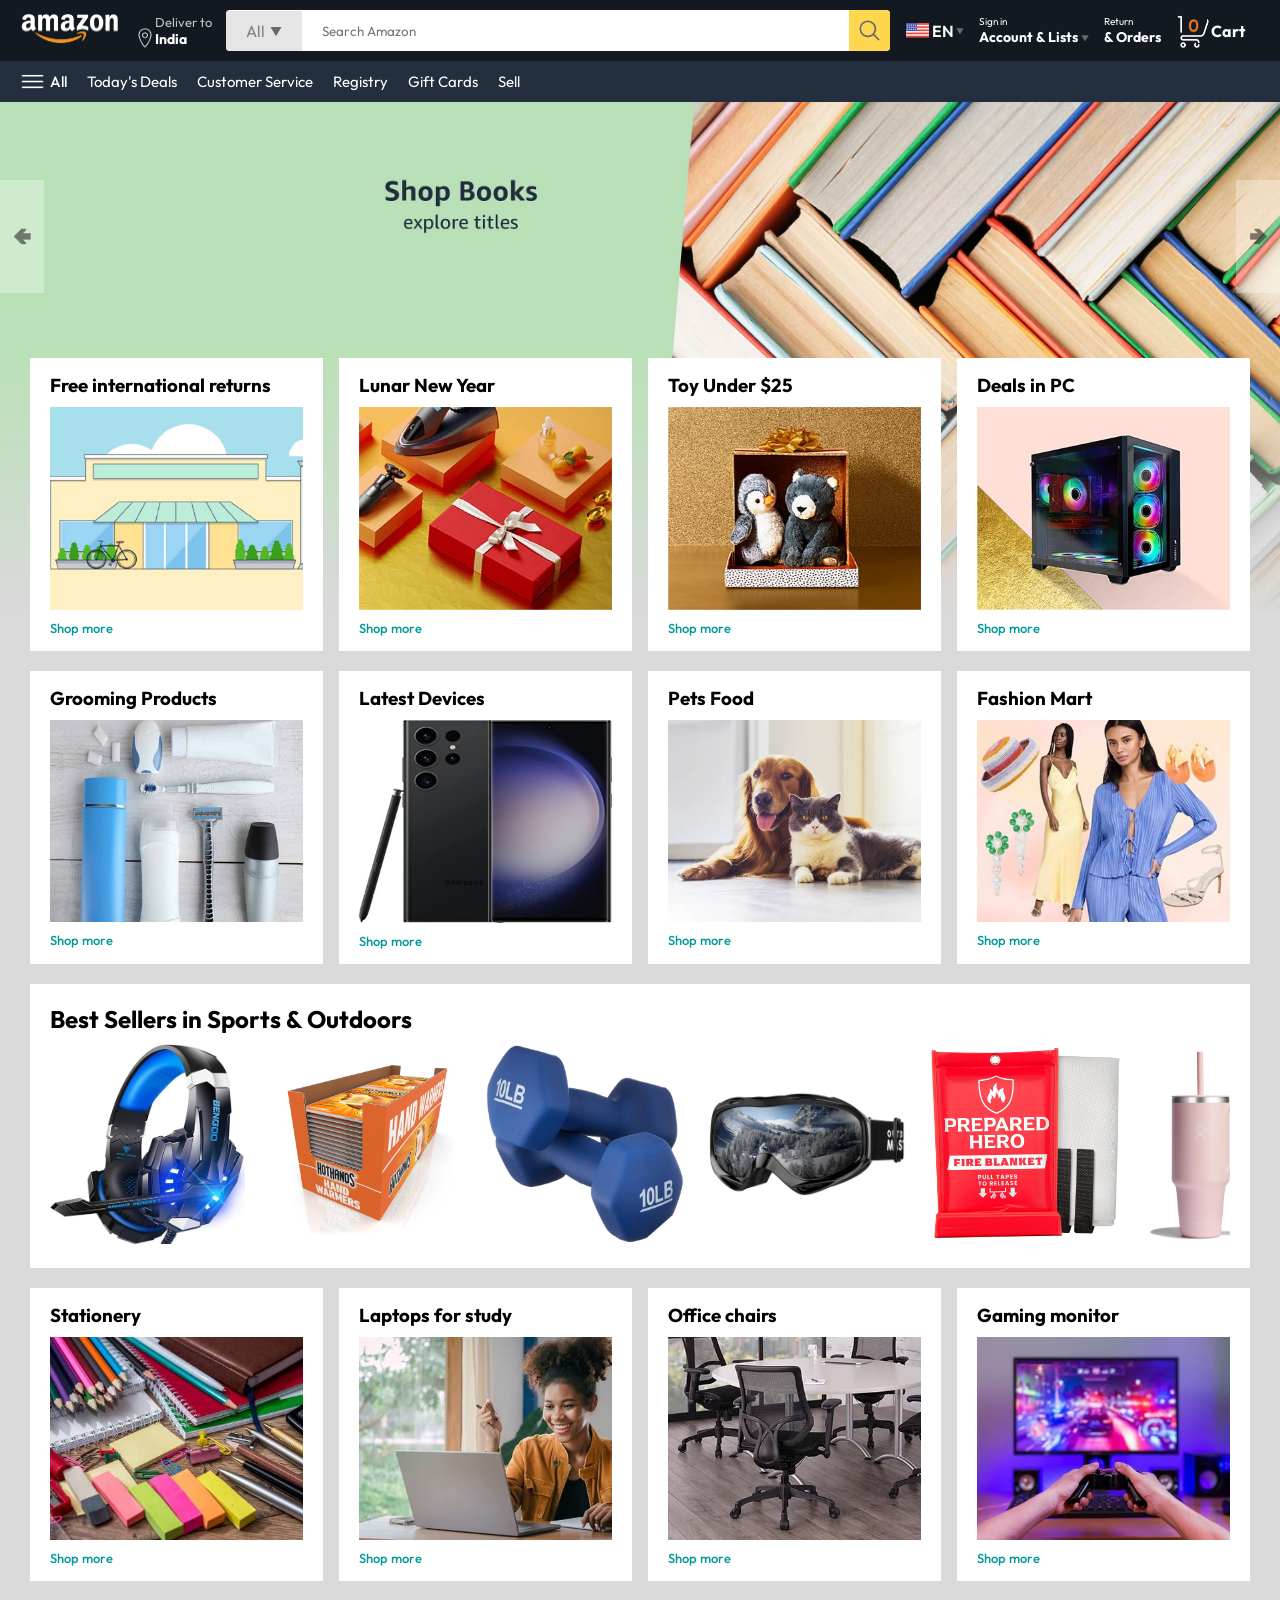
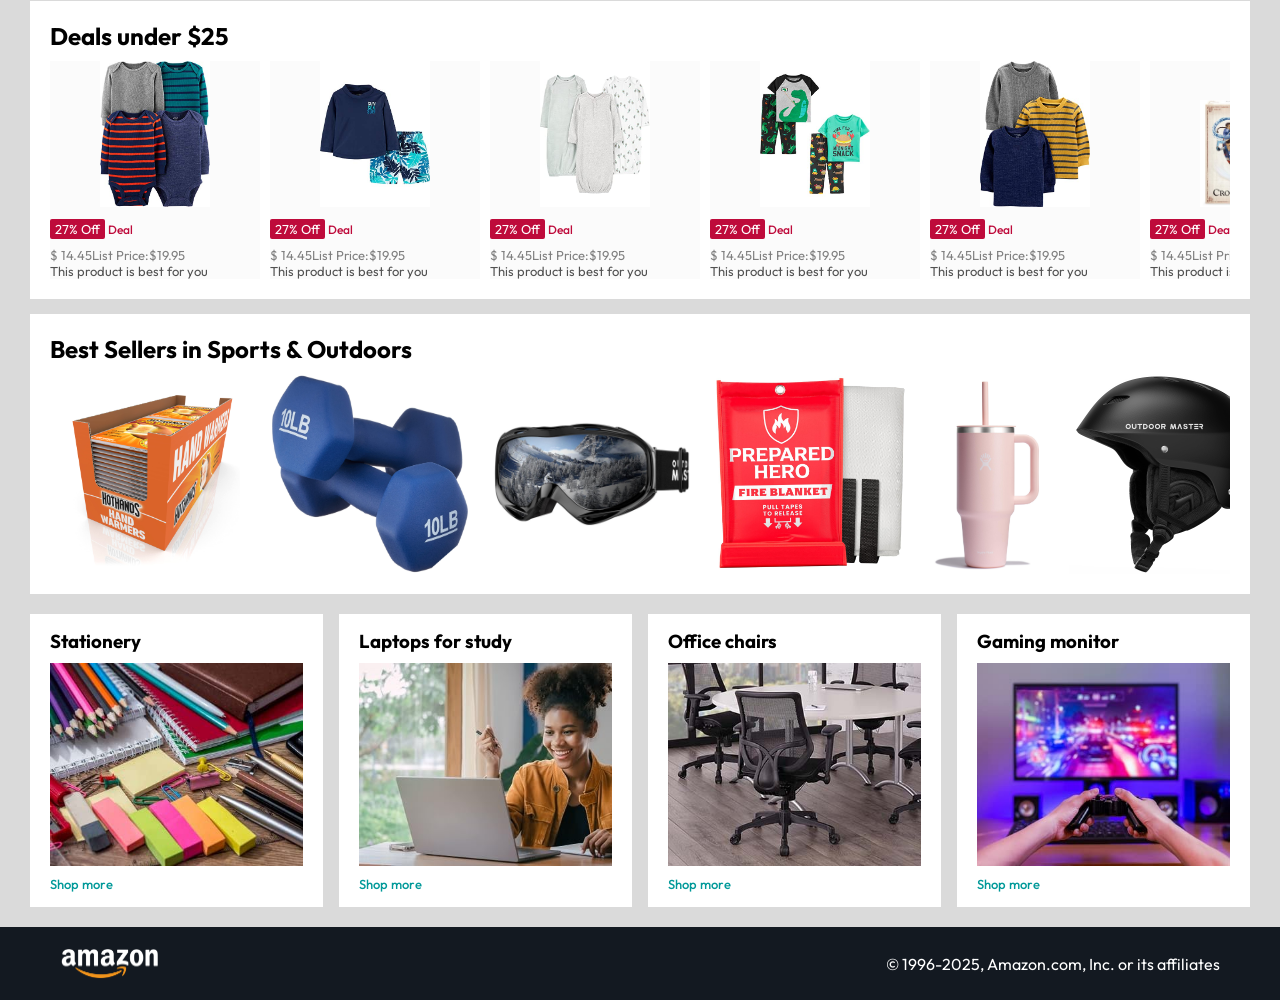
<file: index.html>
<!DOCTYPE html>
<html lang="en">
<head>
    <meta charset="UTF-8">
    <meta name="viewport" content="width=device-width, initial-scale=1.0">
    <title>Amazon clone by Tarun</title>
    <link rel="stylesheet" href="style.css">
</head>
<body>
    <nav>
        <a href="/"><img src="./assets/amazon_logo.png" width="100" alt=""></a>
        <div class="nav-country">
            <img src="./assets/location_icon.png" height="20" alt="">
            <div>
                <p>Deliver to</p>
                <h1>India</h1>
            </div>
        </div>
        <div class="nav-search">
            <div class="nav-search-category">
                <p>All</p>
                <img src="./assets/dropdown_icon.png" height="12" alt="">
            </div>
            <input type="text" class="nav-search-input" placeholder="Search Amazon">
            <img src="./assets/search_icon.png" class="nav-search-icon" alt="">
        </div>
        <div class="nav-language">
            <img src="./assets/us_flag.png" width="25px" alt="">
            <p>EN</p>
            <img src="./assets/dropdown_icon.png" width="8px" alt="">
        </div>
        <div class="nav-text">
            <p> <a href="/signin.html">Sign in</a></p>
            <h1>Account & Lists <img src="./assets/dropdown_icon.png" width="8px" alt=""></h1>
        </div>
        <div class="nav-text">
            <p>Return</p>
            <h1>& Orders </h1>
        </div>
        <a href="/cart.html" class="nav-cart">
            <img src="./assets/cart_icon.png" width="35px" alt="">
            <h4>Cart</h4>
        </a>
    </nav>
    <div class="nav-bottom">
        <div>
            <img src="./assets/menu_icon.png" width="25px" alt="">
            <p>All</p>
        </div>
        <p>Today's Deals</p>
        <p>Customer Service</p>
        <p>Registry</p>
        <p>Gift Cards</p>
        <p>Sell</p>
    </div>
    <div class="header-slider">
        <a href="#" class="control_prev">&#129144</a>
        <a href="#" class="control_next">&#129146</a>
        <ul>
            <img src="./assets/header1.jpg" class="header-img" alt="">
            <img src="./assets/header2.jpg" class="header-img" alt="">
            <img src="./assets/header3.jpg" class="header-img" alt="">
            <img src="./assets/header4.jpg" class="header-img" alt="">
            <img src="./assets/header5.jpg" class="header-img" alt="">
            <img src="./assets/header6.jpg" class="header-img" alt="">
        </ul>
    </div>
    <div class="box-row header-box">
        <div class="box-col">
            <h3>Free international returns</h3>
            <img src="./assets/box1-1.jpg" alt="">
            <a href="/">Shop more</a>
        </div>
         <div class="box-col">
            <h3>Lunar New Year</h3>
            <img src="./assets/box1-2.jpg" alt="">
            <a href="/">Shop more</a>
        </div>
         <div class="box-col">
            <h3>Toy Under $25</h3>
            <img src="./assets/box1-3.jpg" alt="">
            <a href="/">Shop more</a>
        </div>
         <div class="box-col">
            <h3>Deals in PC</h3>
            <img src="./assets/box1-4.jpg" alt="">
            <a href="/">Shop more</a>
        </div>
    </div>

    <div class="box-row">
        <div class="box-col">
            <h3>Grooming Products</h3>
            <img src="./assets/box2-1.jpg" alt="">
            <a href="/">Shop more</a>
        </div>
         <div class="box-col">
            <h3>Latest Devices</h3>
            <img src="./assets/box2-2.jpg" alt="">
            <a href="/">Shop more</a>
        </div>
         <div class="box-col">
            <h3>Pets Food</h3>
            <img src="./assets/box2-3.jpg" alt="">
            <a href="/">Shop more</a>
        </div>
         <div class="box-col">
            <h3>Fashion Mart</h3>
            <img src="./assets/box2-4.jpg" alt="">
            <a href="/">Shop more</a>
        </div>
    </div>

    <div class="products-slider">
        <h2>Best Sellers in Sports & Outdoors</h2>
        <div class="products">
            <a href="/product.html">
            <img src="./assets/product_img.jpg" alt="">
            </a>
            <img src="./assets/product1-1.jpg" alt="">
            <img src="./assets/product1-2.jpg" alt="">
            <img src="./assets/product1-3.jpg" alt="">
            <img src="./assets/product1-4.jpg" alt="">
            <img src="./assets/product1-5.jpg" alt="">
            <img src="./assets/product1-6.jpg" alt="">
            <img src="./assets/product1-7.jpg" alt="">
            <img src="./assets/product1-8.jpg" alt="">
            <img src="./assets/product1-9.jpg" alt="">
            <img src="./assets/product1-10.jpg" alt="">
        </div>
    </div>

    <div class="box-row">
        <div class="box-col">
            <h3>Stationery</h3>
            <img src="./assets/box3-1.jpg" alt="">
            <a href="/">Shop more</a>
        </div>
         <div class="box-col">
            <h3>Laptops for study</h3>
            <img src="./assets/box3-2.jpg" alt="">
            <a href="/">Shop more</a>
        </div>
         <div class="box-col">
            <h3>Office chairs</h3>
            <img src="./assets/box3-3.jpg" alt="">
            <a href="/">Shop more</a>
        </div>
         <div class="box-col">
            <h3>Gaming monitor</h3>
            <img src="./assets/box3-4.jpg" alt="">
            <a href="/">Shop more</a>
        </div>
    </div>
    <div class="product-slider-with-price">
        <h2>Deals under $25</h2>
        <div class="products">
            <div class="product-card">
                <div class="product-img-container">
                    <img src="./assets/product2-1.jpg" alt="">
                </div>
                <div class="products-offer">
                    <p>27% Off</p> <span>Deal</span>
                </div>
                <p class="product-price">$ <span>14.45</span>List Price:$19.95</p>
                <h4>This product is best for you</h4>
            </div>
            <div class="product-card">
                <div class="product-img-container">
                    <img src="./assets/product2-2.jpg" alt="">
                </div>
                <div class="products-offer">
                    <p>27% Off</p> <span>Deal</span>
                </div>
                <p class="product-price">$ <span>14.45</span>List Price:$19.95</p>
                <h4>This product is best for you</h4>
            </div>
            <div class="product-card">
                <div class="product-img-container">
                    <img src="./assets/product2-3.jpg" alt="">
                </div>
                <div class="products-offer">
                    <p>27% Off</p> <span>Deal</span>
                </div>
                <p class="product-price">$ <span>14.45</span>List Price:$19.95</p>
                <h4>This product is best for you</h4>
            </div>
            <div class="product-card">
                <div class="product-img-container">
                    <img src="./assets/product2-4.jpg" alt="">
                </div>
                <div class="products-offer">
                    <p>27% Off</p> <span>Deal</span>
                </div>
                <p class="product-price">$ <span>14.45</span>List Price:$19.95</p>
                <h4>This product is best for you</h4>
            </div>
            <div class="product-card">
                <div class="product-img-container">
                    <img src="./assets/product2-5.jpg" alt="">
                </div>
                <div class="products-offer">
                    <p>27% Off</p> <span>Deal</span>
                </div>
                <p class="product-price">$ <span>14.45</span>List Price:$19.95</p>
                <h4>This product is best for you</h4>
            </div>
            <div class="product-card">
                <div class="product-img-container">
                    <img src="./assets/product2-6.jpg" alt="">
                </div>
                <div class="products-offer">
                    <p>27% Off</p> <span>Deal</span>
                </div>
                <p class="product-price">$ <span>14.45</span>List Price:$19.95</p>
                <h4>This product is best for you</h4>
            </div>
            <div class="product-card">
                <div class="product-img-container">
                    <img src="./assets/product2-7.jpg" alt="">
                </div>
                <div class="products-offer">
                    <p>27% Off</p> <span>Deal</span>
                </div>
                <p class="product-price">$ <span>14.45</span>List Price:$19.95</p>
                <h4>This product is best for you</h4>
            </div>
            <div class="product-card">
                <div class="product-img-container">
                    <img src="./assets/product2-8.jpg" alt="">
                </div>
                <div class="products-offer">
                    <p>27% Off</p> <span>Deal</span>
                </div>
                <p class="product-price">$ <span>14.45</span>List Price:$19.95</p>
                <h4>This product is best for you</h4>
            </div>
            <div class="product-card">
                <div class="product-img-container">
                    <img src="./assets/product2-9.jpg" alt="">
                </div>
                <div class="products-offer">
                    <p>27% Off</p> <span>Deal</span>
                </div>
                <p class="product-price">$ <span>14.45</span>List Price:$19.95</p>
                <h4>This product is best for you</h4>
            </div>
            <div class="product-card">
                <div class="product-img-container">
                    <img src="./assets/product2-10.jpg" alt="">
                </div>
                <div class="products-offer">
                    <p>27% Off</p> <span>Deal</span>
                </div>
                <p class="product-price">$ <span>14.45</span>List Price:$19.95</p>
                <h4>This product is best for you</h4>
            </div>
            <div class="product-card">
                <div class="product-img-container">
                    <img src="./assets/product2-11.jpg" alt="">
                </div>
                <div class="products-offer">
                    <p>27% Off</p> <span>Deal</span>
                </div>
                <p class="product-price">$ <span>14.45</span>List Price:$19.95</p>
                <h4>This product is best for you</h4>
            </div>
        </div>
    </div>

    <div class="products-slider">
        <h2>Best Sellers in Sports & Outdoors</h2>
        <div class="products">
            <img src="./assets/product1-1.jpg" alt="">
            <img src="./assets/product1-2.jpg" alt="">
            <img src="./assets/product1-3.jpg" alt="">
            <img src="./assets/product1-4.jpg" alt="">
            <img src="./assets/product1-5.jpg" alt="">
            <img src="./assets/product1-6.jpg" alt="">
            <img src="./assets/product1-7.jpg" alt="">
            <img src="./assets/product1-8.jpg" alt="">
            <img src="./assets/product1-9.jpg" alt="">
            <img src="./assets/product1-10.jpg" alt="">
        </div>
    </div>

    <div class="box-row">
        <div class="box-col">
            <h3>Stationery</h3>
            <img src="./assets/box3-1.jpg" alt="">
            <a href="/">Shop more</a>
        </div>
         <div class="box-col">
            <h3>Laptops for study</h3>
            <img src="./assets/box3-2.jpg" alt="">
            <a href="/">Shop more</a>
        </div>
         <div class="box-col">
            <h3>Office chairs</h3>
            <img src="./assets/box3-3.jpg" alt="">
            <a href="/">Shop more</a>
        </div>
         <div class="box-col">
            <h3>Gaming monitor</h3>
            <img src="./assets/box3-4.jpg" alt="">
            <a href="/">Shop more</a>
        </div>
    </div>
    <footer>
        <img src="./assets/amazon_logo.png" width="100" alt="">
        <p>© 1996-2025, Amazon.com, Inc. or its affiliates</p>
    </footer>
<script src="script.js"></script>
</body>
</html>
</file>
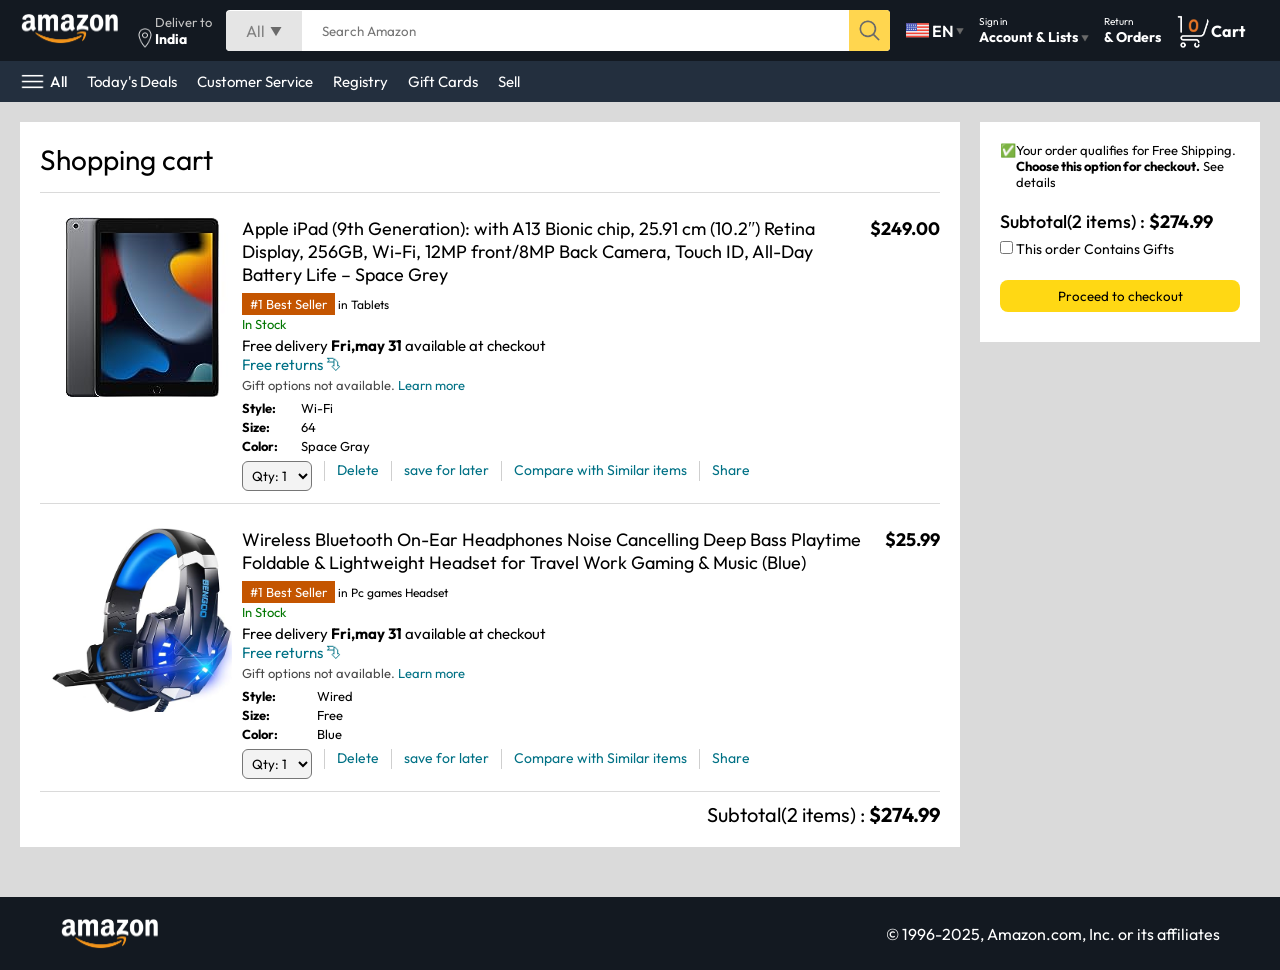
<file: cart.html>
<!DOCTYPE html>
<html lang="en">
<head>
    <meta charset="UTF-8">
    <meta name="viewport" content="width=device-width, initial-scale=1.0">
    <title>cart</title>
    <link rel="stylesheet" href="style.css">
    <link rel="stylesheet" href="cart.css ">
        
</head>
<body>
    <nav>
        <a href="/"><img src="./assets/amazon_logo.png" width="100" alt=""></a>
        <div class="nav-country">
            <img src="./assets/location_icon.png" height="20" alt="">
            <div>
                <p>Deliver to</p>
                <h1>India</h1>
            </div>
        </div>
        <div class="nav-search">
            <div class="nav-search-category">
                <p>All</p>
                <img src="./assets/dropdown_icon.png" height="12" alt="">
            </div>
            <input type="text" class="nav-search-input" placeholder="Search Amazon">
            <img src="./assets/search_icon.png" class="nav-search-icon" alt="">
        </div>
        <div class="nav-language">
            <img src="./assets/us_flag.png" width="25px" alt="">
            <p>EN</p>
            <img src="./assets/dropdown_icon.png" width="8px" alt="">
        </div>
        <div class="nav-text">
            <p> <a href="/signin.html">Sign in</a></p>
            <h1>Account & Lists <img src="./assets/dropdown_icon.png" width="8px" alt=""></h1>
        </div>
        <div class="nav-text">
            <p>Return</p>
            <h1>& Orders </h1>
        </div>
        <a href="/cart.html" class="nav-cart">
            <img src="./assets/cart_icon.png" width="35px" alt="">
            <h4>Cart</h4>
        </a>
    </nav>
    <div class="nav-bottom">
        <div>
            <img src="./assets/menu_icon.png" width="25px" alt="">
            <p>All</p>
        </div>
        <p>Today's Deals</p>
        <p>Customer Service</p>
        <p>Registry</p>
        <p>Gift Cards</p>
        <p>Sell</p>
    </div>
    <div class="cart">
        <div class="cart-left">
            <h1>Shopping cart</h1>
            <hr>
            <div class="product-cart-list">
                <img src="./assets/ipad_img.jpg" width="180px" alt="">
                <div>
                    <div class="product-cart-titleprice">
                        <p>Apple iPad (9th Generation): with A13 Bionic chip, 25.91 cm (10.2″) Retina Display, 
                            256GB, Wi-Fi, 12MP front/8MP Back Camera, Touch ID, All-Day Battery Life – Space Grey
                        </p>
                        <p><b>$249.00</b></p>
                    </div>
                    <p class="product-cart-bestseller"><span>#1 Best Seller</span> in Tablets</p>
                    <p class="product-cart-stock">In Stock</p>
                    <p class="product-cart-delivery">Free delivery <b>Fri,may 31</b> available at checkout</p>
                    <p class="product-cart-returns">Free returns &#11191</p>
                    <p class="product-cart-gift">Gift options not available. <span>Learn more</span></p>
                    <div class="product-cart-specs">
                        <p><b>Style:</b></p> <p>Wi-Fi</p>
                        <p><b>Size:</b></p> <p>64</p>
                        <p><b>Color:</b></p> <p>Space Gray</p>
                    </div>
                    <div class="cart-list-action">
                        <select>
                            <option value="1">Qty: 1</option>
                            <option value="2">Qty: 2</option>
                            <option value="3">Qty: 3</option>
                            <option value="4">Qty: 4</option>
                            <option value="5">Qty: 5</option>
                        </select>
                        <hr>
                        <p class="action-btn">Delete</p>
                        <hr>
                        <p class="action-btn">save for later</p>
                        <hr>
                        <p class="action-btn">Compare with Similar items</p>
                        <hr>
                        <p class="action-btn">Share</p>
                    </div>
                </div>
            </div>
            <hr>
             <div class="product-cart-list">
                <img src="./assets/product_img.jpg"  width="180px" alt="">
                <div>
                    <div class="product-cart-titleprice">
                        <p>Wireless Bluetooth On-Ear Headphones Noise Cancelling Deep Bass Playtime Foldable & Lightweight
                            Headset for Travel Work Gaming & Music (Blue)
                        </p>
                        <p><b>$25.99</b></p>
                    </div>
                    <p class="product-cart-bestseller"><span>#1 Best Seller</span> in Pc games Headset</p>
                    <p class="product-cart-stock">In Stock</p>
                    <p class="product-cart-delivery">Free delivery <b>Fri,may 31</b> available at checkout</p>
                    <p class="product-cart-returns">Free returns &#11191</p>
                    <p class="product-cart-gift">Gift options not available. <span>Learn more</span></p>
                    <div class="product-cart-specs">
                        <p><b>Style:</b></p> <p>Wired</p>
                        <p><b>Size:</b></p> <p>Free</p>
                        <p><b>Color:</b></p> <p>Blue</p>
                    </div>
                    <div class="cart-list-action">
                        <select>
                            <option value="1">Qty: 1</option>
                            <option value="2">Qty: 2</option>
                            <option value="3">Qty: 3</option>
                            <option value="4">Qty: 4</option>
                            <option value="5">Qty: 5</option>
                        </select>
                        <hr>
                        <p class="action-btn">Delete</p>
                        <hr>
                        <p class="action-btn">save for later</p>
                        <hr>
                        <p class="action-btn">Compare with Similar items</p>
                        <hr>
                        <p class="action-btn">Share</p>
                    </div>
                </div>
            </div>
            <hr>
            <div class="cart-list-subtotal">
                Subtotal(2 items) : <b>$274.99</b>
            </div>
        </div>
        <div class="cart-right">
            <div class="cart-free-delivery">
                <p>&#x2705</p>
                <p>Your order qualifies for Free Shipping. <b>Choose this option for checkout.</b> See details</p>
            </div>
            <p class="cart-subtotal">Subtotal(2 items) : <b>$274.99</b></p>
            <p class="cart-right-gift"> <input type="checkbox"> This order Contains Gifts</p>
            <button>Proceed to checkout</button>
        </div>
    </div>
    <footer class="footer-cart">
        <img src="./assets/amazon_logo.png" width="100" alt="">
        <p>© 1996-2025, Amazon.com, Inc. or its affiliates</p>
    </footer>
</body>
</html>
</file>
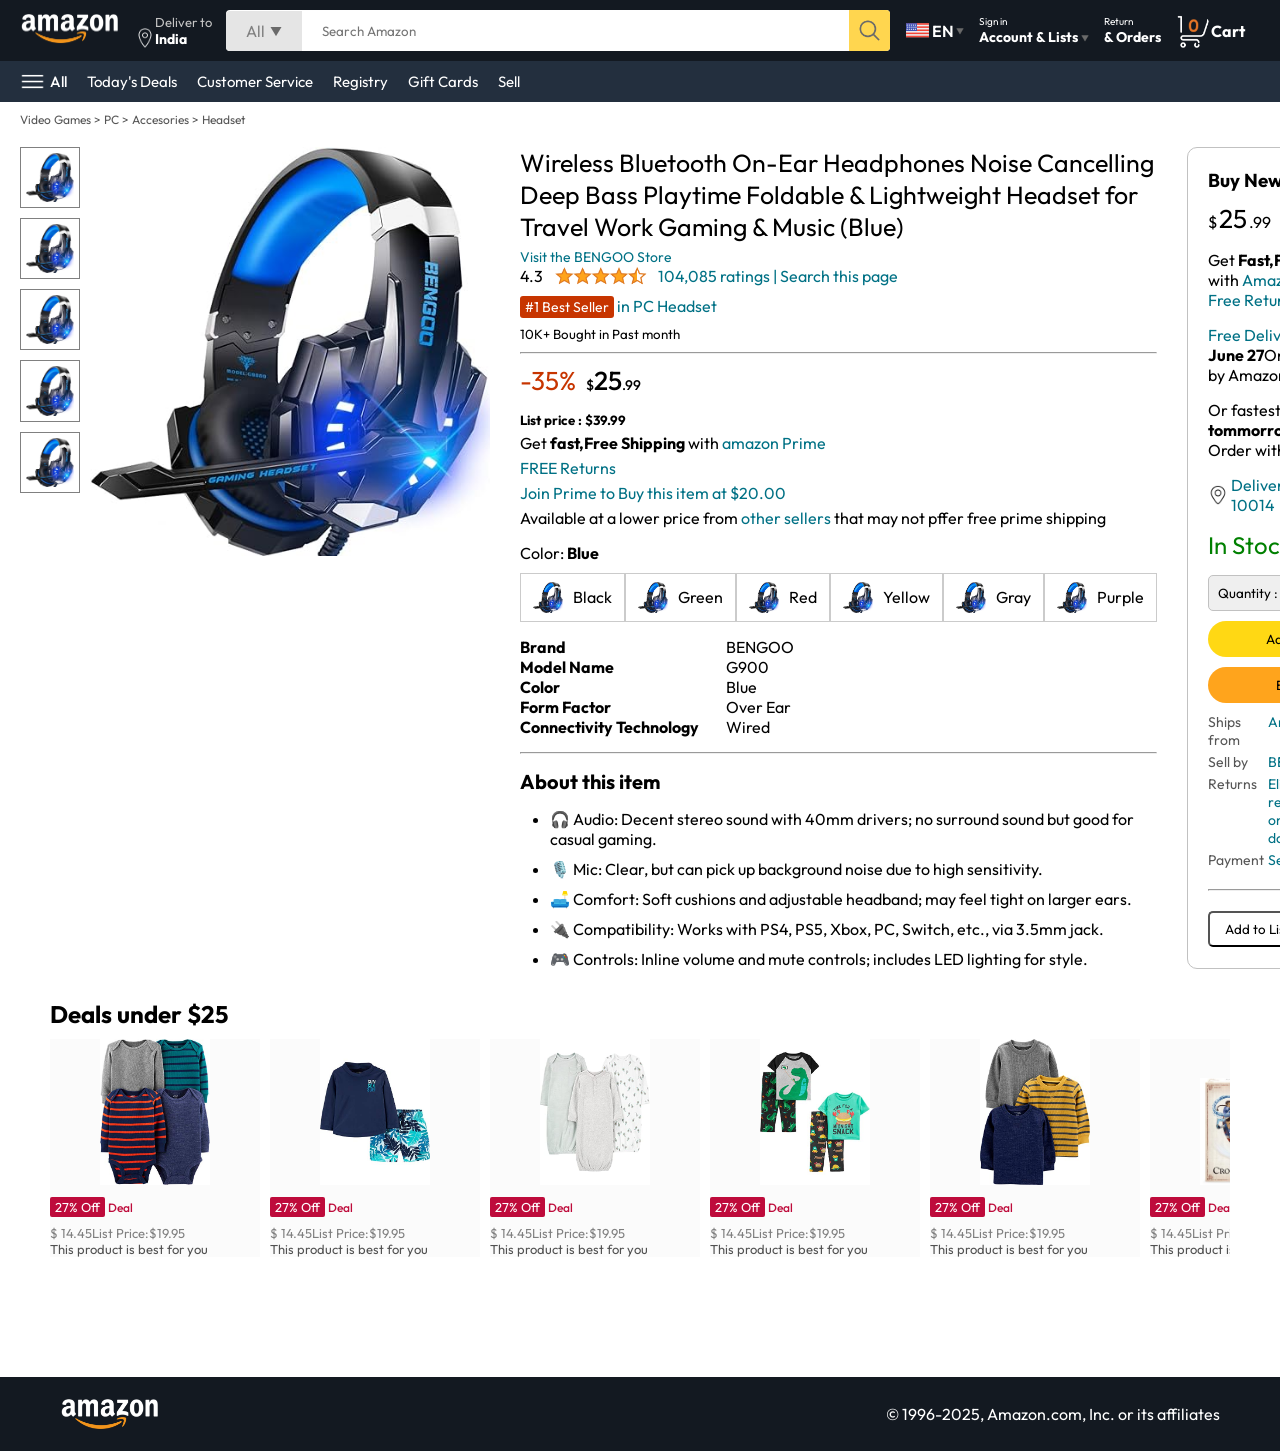
<file: product.html>
<!DOCTYPE html>
<html lang="en">
<head>
    <meta charset="UTF-8">
    <meta name="viewport" content="width=device-width, initial-scale=1.0">
    <title>Product page</title>
    <link rel="stylesheet" href="style.css">
    <link rel="stylesheet" href="product.css">
</head>
<body>
    <nav>
        <a href="/"><img src="./assets/amazon_logo.png" width="100" alt=""></a>
        <div class="nav-country">
            <img src="./assets/location_icon.png" height="20" alt="">
            <div>
                <p>Deliver to</p>
                <h1>India</h1>
            </div>
        </div>
        <div class="nav-search">
            <div class="nav-search-category">
                <p>All</p>
                <img src="./assets/dropdown_icon.png" height="12" alt="">
            </div>
            <input type="text" class="nav-search-input" placeholder="Search Amazon">
            <img src="./assets/search_icon.png" class="nav-search-icon" alt="">
        </div>
        <div class="nav-language">
            <img src="./assets/us_flag.png" width="25px" alt="">
            <p>EN</p>
            <img src="./assets/dropdown_icon.png" width="8px" alt="">
        </div>
        <div class="nav-text">
             <p> <a href="/signin.html">Sign in</a></p>
            <h1>Account & Lists <img src="./assets/dropdown_icon.png" width="8px" alt=""></h1>
        </div>
        <div class="nav-text">
            <p>Return</p>
            <h1>& Orders </h1>
        </div>
        <a href="/cart.html" class="nav-cart">
            <img src="./assets/cart_icon.png" width="35px" alt="">
            <h4>Cart</h4>
        </a>
    </nav>
    <div class="nav-bottom">
        <div>
            <img src="./assets/menu_icon.png" width="25px" alt="">
            <p>All</p>
        </div>
        <p>Today's Deals</p>
        <p>Customer Service</p>
        <p>Registry</p>
        <p>Gift Cards</p>
        <p>Sell</p>
    </div>
    <p class="breadcrum">Video Games > PC > Accesories > Headset</p>
    <div class="product-display">
        <div class="product-d-image">
            <div class="product-icon">
                <img src="./assets/product_img.jpg" width="60" alt="">
                <img src="./assets/product_img.jpg" width="60" alt="">
                <img src="./assets/product_img.jpg" width="60" alt="">
                <img src="./assets/product_img.jpg" width="60" alt="">
                <img src="./assets/product_img.jpg" width="60" alt="">
            </div>
            <div class="product-main-image">
                <img src="./assets/product_img.jpg" width="400" alt="">
            </div>
        </div>
        <div class="product-d-details">
            <p class="product-title">
                Wireless Bluetooth On-Ear Headphones Noise Cancelling Deep Bass Playtime Foldable & Lightweight Headset for Travel Work Gaming & Music (Blue)
            </p>
            <p class="brand-store">
                Visit the BENGOO Store
            </p>
            <div class="product-rating">
                <div>
                    <div>4.3 <img src="./assets/rating_img.png" height="20px"></div>
                    <p>104,085 ratings | Search this page</p>
                </div>
            <p><span>#1 Best Seller</span> in PC Headset</p>
            <h5>10K+ Bought in Past month</h5>
            <hr>
            </div>
            <div class="product-d-price">
                <div>
                    <p>-35%</p>
                    <h1>$<span>25</span>.99</h1>
                </div>
                <h5>List price : <span>$39.99</span></h5>
                <p>Get <b>fast,Free Shipping</b> with <span>amazon Prime</span></p>
                <p><span>FREE Returns</span></p>
                <p><span>Join Prime to Buy this item at $20.00</span></p>
                <p>Available at a lower price from <span>other sellers</span> that may not pffer free prime shipping</p>
            </div>
            <div class="product-color-selection">
                <p>Color: <b>Blue</b></p>
                <div class="product-color-options">
                    <div class="options">
                        <img src="./assets/product_img.jpg" width="30px" alt="">
                        <p>Black</p>
                    </div>
                    <div class="options">
                        <img src="./assets/product_img.jpg" width="30px" alt="">
                        <p>Green</p>
                    </div>
                    <div class="options">
                        <img src="./assets/product_img.jpg" width="30px" alt="">
                        <p>Red</p>
                    </div>
                    <div class="options">
                        <img src="./assets/product_img.jpg" width="30px" alt="">
                        <p>Yellow</p>
                    </div>
                    <div class="options">
                        <img src="./assets/product_img.jpg" width="30px" alt="">
                        <p>Gray</p>
                    </div>
                    <div class="options">
                        <img src="./assets/product_img.jpg" width="30px" alt="">
                        <p>Purple</p>
                    </div>
                </div>
            </div>
            <div class="product-info">
                <p><b>Brand</b></p><p>BENGOO</p>
                <p><b>Model Name</b></p><p>G900</p>
                <p><b>Color</b></p><p>Blue</p>
                <p><b>Form Factor</b></p><p>Over Ear</p>
                <p><b>Connectivity Technology</b></p><p>Wired</p>
            </div>
            <hr>
            <div class="product-description">
                <h1>About this item</h1>
                <ul>
                    <li>

🎧 Audio: Decent stereo sound with 40mm drivers; no surround sound but good for casual gaming.
</li>
 <li>

🎙️ Mic: Clear, but can pick up background noise due to high sensitivity.
</li>
<li>

🛋️ Comfort: Soft cushions and adjustable headband; may feel tight on larger ears.
</li>
<li>

🔌 Compatibility: Works with PS4, PS5, Xbox, PC, Switch, etc., via 3.5mm jack.
</li>
<li>

🎮 Controls: Inline volume and mute controls; includes LED lighting for style.
</li>
                </ul>
            </div>
        </div>
        <div class="product-d-purchase">
            <div class="title">
                <h3>Buy New:</h3> <img src="./assets/circle_icon.png" width="20px" alt="">
            </div>
            <h1 class="price">$<span>25</span>.99</h1>
            <div class="gap">
                <p>Get <b>Fast,Free Shipping</b> with <span>Amazon prime</span></p>
                <p><span>Free Returns</span></p>
            </div>
            <div class="gap">
                <p><span>Free Delivery</span><b>Saturday</b></p>
                <p><b>June 27</b>On orders shipped by Amazon over $35</p>
            </div>
            <div class="gap">
                <p>Or fastest delivery <b>tommorrow</b>,<b>June 1</b>. Order within <span>24hrs</span></p>
            </div>
            <div class="delivery-location">
                <img src="./assets/location_icon_dark.png" width="20px" alt="">
                <P><span>Delivered to India 10014</span></P>
            </div>
            <h2 class="product-stock">In Stock</h2>
            <select class="product-quantity">
                <option value="1">Quantity : 1</option>
                <option value="2">Quantity : 2</option>
                <option value="3">Quantity : 3</option>
            </select>
            <button class="btn">Add to Cart</button>
             <button class="btn product-buy">Buy Now</button>
             <div class="product-seller-info">
                <p>Ships from</p> <p><span>Amazon</span></p>
                <p>Sell by</p> <p><span>BENGOO Inc</span></p>
                <p>Returns</p> <p><span>Eligible for return,Replacement or  refund within 30 days of receipt</span></p>
                <p>Payment</p> <p><span>Secure transaction</span></p>
             </div>
             <hr>
             <button class="product-add-list">Add to List</button>
        </div>
    </div>

    <div class="product-slider-with-price">
        <h2>Deals under $25</h2>
        <div class="products">
            <div class="product-card">
                <div class="product-img-container">
                    <img src="./assets/product2-1.jpg" alt="">
                </div>
                <div class="products-offer">
                    <p>27% Off</p> <span>Deal</span>
                </div>
                <p class="product-price">$ <span>14.45</span>List Price:$19.95</p>
                <h4>This product is best for you</h4>
            </div>
            <div class="product-card">
                <div class="product-img-container">
                    <img src="./assets/product2-2.jpg" alt="">
                </div>
                <div class="products-offer">
                    <p>27% Off</p> <span>Deal</span>
                </div>
                <p class="product-price">$ <span>14.45</span>List Price:$19.95</p>
                <h4>This product is best for you</h4>
            </div>
            <div class="product-card">
                <div class="product-img-container">
                    <img src="./assets/product2-3.jpg" alt="">
                </div>
                <div class="products-offer">
                    <p>27% Off</p> <span>Deal</span>
                </div>
                <p class="product-price">$ <span>14.45</span>List Price:$19.95</p>
                <h4>This product is best for you</h4>
            </div>
            <div class="product-card">
                <div class="product-img-container">
                    <img src="./assets/product2-4.jpg" alt="">
                </div>
                <div class="products-offer">
                    <p>27% Off</p> <span>Deal</span>
                </div>
                <p class="product-price">$ <span>14.45</span>List Price:$19.95</p>
                <h4>This product is best for you</h4>
            </div>
            <div class="product-card">
                <div class="product-img-container">
                    <img src="./assets/product2-5.jpg" alt="">
                </div>
                <div class="products-offer">
                    <p>27% Off</p> <span>Deal</span>
                </div>
                <p class="product-price">$ <span>14.45</span>List Price:$19.95</p>
                <h4>This product is best for you</h4>
            </div>
            <div class="product-card">
                <div class="product-img-container">
                    <img src="./assets/product2-6.jpg" alt="">
                </div>
                <div class="products-offer">
                    <p>27% Off</p> <span>Deal</span>
                </div>
                <p class="product-price">$ <span>14.45</span>List Price:$19.95</p>
                <h4>This product is best for you</h4>
            </div>
            <div class="product-card">
                <div class="product-img-container">
                    <img src="./assets/product2-7.jpg" alt="">
                </div>
                <div class="products-offer">
                    <p>27% Off</p> <span>Deal</span>
                </div>
                <p class="product-price">$ <span>14.45</span>List Price:$19.95</p>
                <h4>This product is best for you</h4>
            </div>
            <div class="product-card">
                <div class="product-img-container">
                    <img src="./assets/product2-8.jpg" alt="">
                </div>
                <div class="products-offer">
                    <p>27% Off</p> <span>Deal</span>
                </div>
                <p class="product-price">$ <span>14.45</span>List Price:$19.95</p>
                <h4>This product is best for you</h4>
            </div>
            <div class="product-card">
                <div class="product-img-container">
                    <img src="./assets/product2-9.jpg" alt="">
                </div>
                <div class="products-offer">
                    <p>27% Off</p> <span>Deal</span>
                </div>
                <p class="product-price">$ <span>14.45</span>List Price:$19.95</p>
                <h4>This product is best for you</h4>
            </div>
            <div class="product-card">
                <div class="product-img-container">
                    <img src="./assets/product2-10.jpg" alt="">
                </div>
                <div class="products-offer">
                    <p>27% Off</p> <span>Deal</span>
                </div>
                <p class="product-price">$ <span>14.45</span>List Price:$19.95</p>
                <h4>This product is best for you</h4>
            </div>
            <div class="product-card">
                <div class="product-img-container">
                    <img src="./assets/product2-11.jpg" alt="">
                </div>
                <div class="products-offer">
                    <p>27% Off</p> <span>Deal</span>
                </div>
                <p class="product-price">$ <span>14.45</span>List Price:$19.95</p>
                <h4>This product is best for you</h4>
            </div>
        </div>
    </div>
    <footer class="product-footer">
        <img src="./assets/amazon_logo.png" width="100" alt="">
        <p>© 1996-2025, Amazon.com, Inc. or its affiliates</p>
    </footer>
    <script>
        const scrollContainer = document.querySelectorAll('.products');
for (const item of scrollContainer) {
    item.addEventListener('wheel',(evt)=>{
        evt.preventDefault();
        item.scrollLeft += evt.deltaY;
    });
}  
    </script>
</body>
</html>
</file>
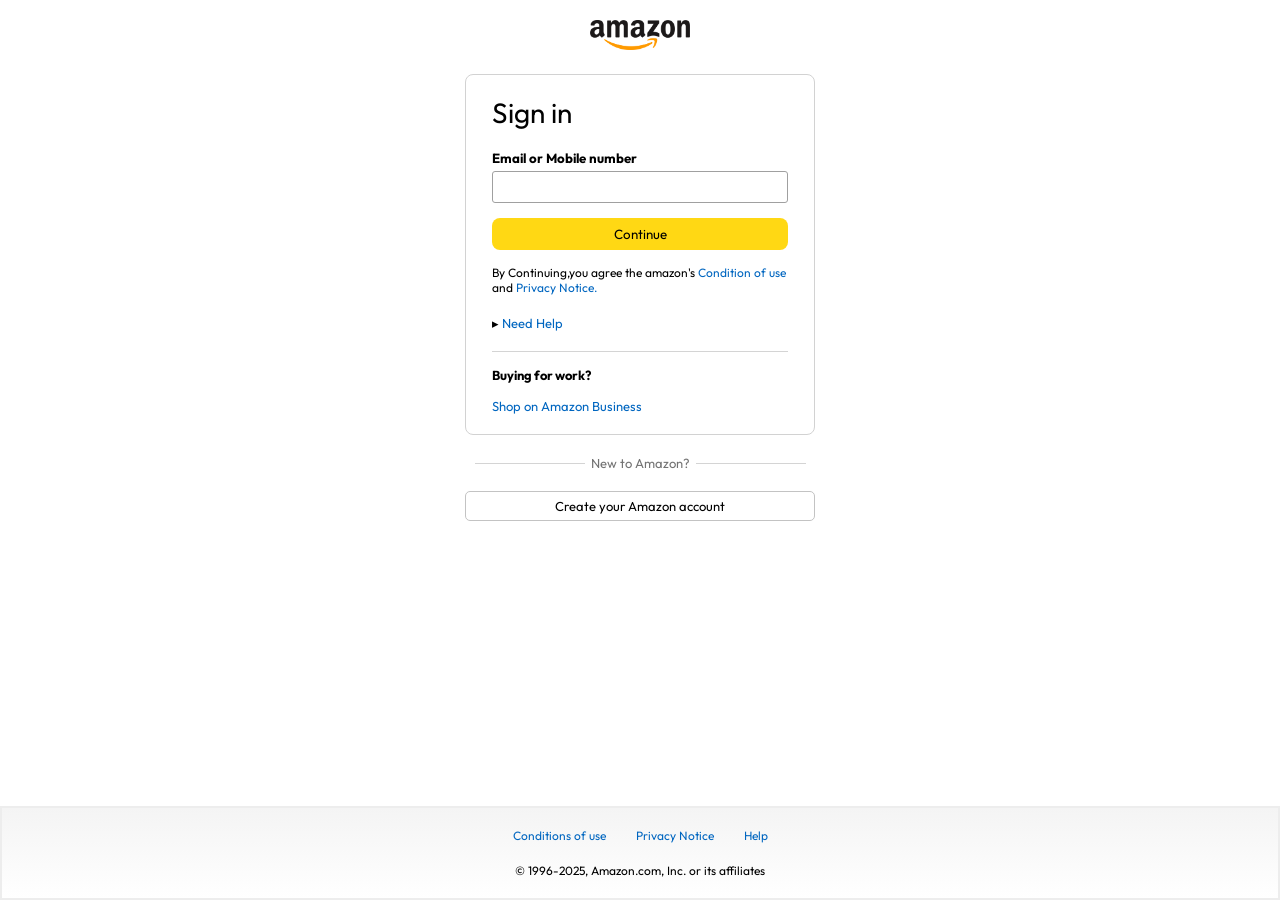
<file: signin.html>
<!DOCTYPE html>
<html lang="en">
<head>
    <meta charset="UTF-8">
    <meta name="viewport" content="width=device-width, initial-scale=1.0">
    <title>Sign In</title>
    <link rel="stylesheet" href="signin.css">
</head>
<body>
    <a href=""><img class="logo" src="./assets/amazon_logo_dark.png" width="100px" alt=""></a>
    <div class="signin-container">
        <h1 class="signin-title">Sign in</h1>
        <h5 class="input-label">Email or Mobile number</h5>
        <input type="text">
        <button>Continue</button>
        <p class="signin-condition">By Continuing,you agree the amazon's <span>Condition  of use</span> and <span>Privacy Notice.</span></p>
        <p class="signin-help">&#9656 <span>Need Help</span></p>
        <hr>
        <h4>Buying for work?</h4>
        <p class="signin-business"><span>
            Shop on Amazon Business
        </span></p>
    </div>
    <div class="signin-bottom">
        <hr>
        <p>New to Amazon?</p>
        <hr>
    </div>
    <a href="/signup.html">
        <button class="signin-signup-btn">Create your Amazon account</button>
    </a>
    <footer>
        <div class="footer-links">
            <a href="#">Conditions of use</a>
            <a href="#">Privacy Notice</a>
            <a href="#">Help</a>
        </div>
        <p class="footer-copyrights">© 1996-2025, Amazon.com, Inc. or its affiliates</p>
    </footer>
</body>
</html>
</file>
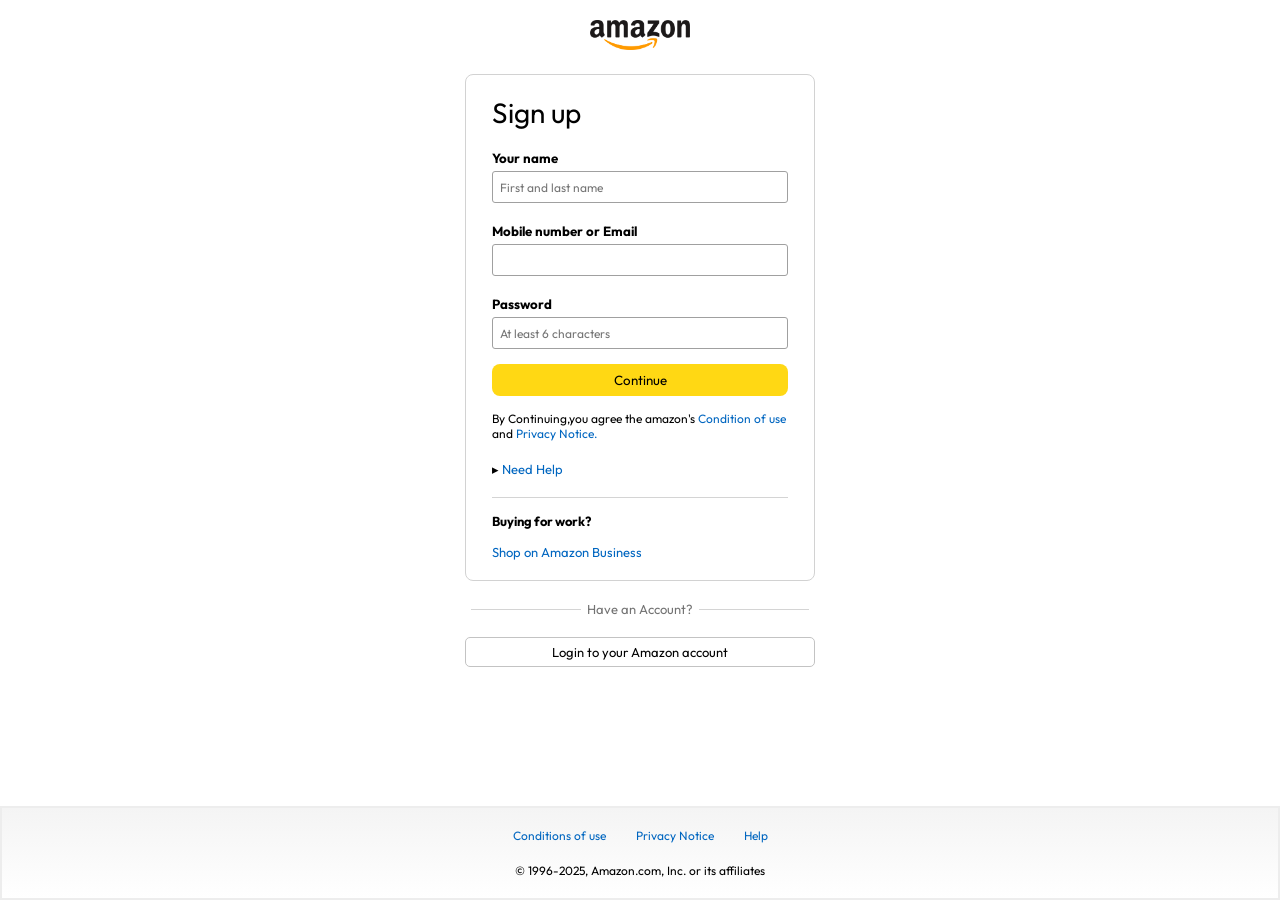
<file: signup.html>
<!DOCTYPE html>
<html lang="en">
<head>
    <meta charset="UTF-8">
    <meta name="viewport" content="width=device-width, initial-scale=1.0">
    <title>Sign Up</title>
    <link rel="stylesheet" href="signin.css">
</head>
<body>
    <a href=""><img class="logo" src="./assets/amazon_logo_dark.png" width="100px" alt=""></a>
    <div class="signin-container">
        <h1 class="signin-title">Sign up</h1>
        <h5 class="input-label">Your name</h5>
        <input type="text" placeholder="First and last name">
        <h5 class="input-label">Mobile number or Email</h5>
        <input type="text">
         <h5 class="input-label">Password</h5>
         <input type="password" placeholder="At least 6 characters">
        <button>Continue</button>
        <p class="signin-condition">By Continuing,you agree the amazon's <span>Condition  of use</span> and <span>Privacy Notice.</span></p>
        <p class="signin-help">&#9656 <span>Need Help</span></p>
        <hr>
        <h4>Buying for work?</h4>
        <p class="signin-business"><span>
            Shop on Amazon Business
        </span></p>
    </div>
    <div class="signin-bottom">
        <hr>
        <p>Have an Account?</p>
        <hr>
    </div>
    <a href="/signin.html">
        <button class="signin-signup-btn">Login to your Amazon account</button>
    </a>
    <footer>
        <div class="footer-links">
            <a href="#">Conditions of use</a>
            <a href="#">Privacy Notice</a>
            <a href="#">Help</a>
        </div>
        <p class="footer-copyrights">© 1996-2025, Amazon.com, Inc. or its affiliates</p>
    </footer>
</body>
</html>
</file>
<file: style.css>
@import url('https://fonts.googleapis.com/css2?family=Outfit:wght@400..900&display=swap');
*{
    padding: 0;
    margin: 0;
    box-sizing: border-box;
    font-family: outfit;
}
body{
    background: #dadada;
}
a{
    text-decoration: none;
    color: inherit;
}
nav{
    display: flex;
    align-items: center;
    background: #131921;
    justify-content: space-between;
    padding: 10px 20px;
    color: #fff;
}
.nav-country{
    display: flex;
    align-items: end;
    margin-left: 15px;
    font-size: 13px;
    color: #c4c4c4;
}
.nav-country h1{
    color: #fff;
    font-size: 14px;
}
.nav-search{
    flex: 1;
    display: flex;
    align-items: center;
    background: #fff;
    color: gray;
    max-width: 1000px;
    border-radius: 4px;
    margin-left: 14px;
}
.nav-search-category{
    display: flex;
    align-items: center;
    padding: 10px 20px;
    gap: 5px;
    background: #e5e5e5;
    border-radius: 4px 0 0 4px;
}
.nav-search-input{
    border: none;
    outline: none;
    padding-left: 20px;
    width: 100%;
}
.nav-search-icon{
    max-width: 41px;
    padding: 8px;
    background: #ffd64f;
    border-radius: 0 4px 4px 0;
}
.nav-language{
    display: flex;
    align-items: center;
    gap: 2px;
    font-weight: 600;
    margin-left: 15px;
}
.nav-text{
    margin-left: 15px;
}
.nav-text p{
    font-size: 10px;
}
.nav-text h1{
    font-size: 14px;
}
.nav-cart{
    display: flex;
    align-items: center;
    margin: 0px 15px;
}
.nav-bottom{
    display: flex;
    align-items: center;
    gap: 20px;
    padding: 8px 20px;
    background: #232f3e;
    color: #fff;
    font-size: 15px;
}
.nav-bottom div{
    display: flex;
    align-items: center;
    gap: 5px;
    font-weight: 500;
}
.header-slider ul{
    display: flex;
    overflow-y: hidden;
}
.header-img{
    max-width: 100%;
    mask-image: linear-gradient(to bottom,#000000 50%,transparent 100%);
}
.header-slider a{
    position: absolute;
    top: 20%;
    z-index: 1;
    padding: 5vh 1vw;
    background: #ffffff4f;
    color: #0000007b;
    text-decoration: none;
    font-weight: 600;
    font-size: 18px;
    cursor: pointer;
}
.control_next{
    right: 0;
}
.box-row{
    display: flex;
    flex-wrap: wrap;
    row-gap: 20px;
    justify-content: space-between;
    margin: 20px 30px;
}
.box-col{
    display:flex;
    flex-direction: column;
    gap: 10px;
    padding: 15px 20px;
    background: #fff;
    max-width: 24%;
    min-height: 200px;
    z-index: 1;
}
.box-col a{
    font-size: 13px;
    color: #009999;
    font-weight: 500;
}
.header-box{
    margin-top: -20vw;
}
.products-slider{
    background: #fff;
    margin: 0px 30px;
    padding: 20px;
    margin-bottom: 15px;
}
.products-slider .products{
    display: flex;
    overflow-x: auto;
    gap: 20px;
    margin-top: 10px;
}
.products-slider .products img{
    max-width: 200px;
    max-height: 200px;
}
.products-slider .products::-webkit-scrollbar{
    display: none;
}
.product-slider-with-price{
    background: #fff;
    margin: 0 30px;
    padding: 20px;
    margin-bottom: 15px;
}
.product-slider-with-price .products{
    display: flex;
    overflow-x: auto;
    gap: 10px;
    margin-top: 10px;
}
.product-slider-with-price .products::-webkit-scrollbar{
    display: none;
}
.product-card{
    display: flex;
    flex-direction: column;
    justify-content: end;
    min-width: 210px;
    background: #fbfbfb;
}
.product-card img{
    width: 110px;
    margin: 0 50px;
}
.products-offer p{
    background: #be0b3b;
    color: #fff;
    display: inline-block;
    padding: 2px 5px;
    border-radius: 2px;
    margin: 8px 0;
    font-size: 13px;
}
.products-offer span{
    color: #be0b3b;
    font-weight: 500;
    font-size: 12px;
}
.product-price{
    color: gray;
    font-size: 13px;
}
.product-card h4{
    color: #525252;
    font-size: 13px;
    font-weight: 400;
}
footer{
    display: flex;
    justify-content: space-between;
    align-items: center;
    color: #fff;
    background: #131921;
    padding: 20px 60px;
}

@media only screen and (max-width: 900px){
    nav{
        flex-wrap: wrap;
    }
    .nav-search{
        order: 7;
        margin: 15px 0 5px;
        min-width: 300px;
    }
    .box-col{
        max-width: 48%;
    }
}
@media only screen and (max-width: 600px){
    .nav-country{
        display: none;
    }
    .nav-language{
        display: none;
    }
    .nav-text{
        display: none;
    }
}
</file>
<file: cart.css>
.cart{
    display: flex;
    gap: 20px;
    margin: 20px;
}
.cart-left{
    background: white;
    padding: 20px;
}
.cart-left h1{
    font-size: 28px;
    font-weight: 400;
    margin-bottom: 15px;
}
.cart-left hr{
    border: none;
    height: 1px;
    background: #dadada;
}
.product-cart-list{
    display: flex;
    align-items: start;
    gap: 10px;
    padding: 24px 0 12px 12px;
}
.product-cart-titleprice{
    display: flex;
    gap: 20px;
    font-size: 18px;
}
.product-cart-bestseller{
    font-size: 12px;
    margin-top: 10px;
}
.product-cart-bestseller span{
    font-size: 13px;
    background: #c45500;
    color: #fff;
    padding: 3px 8px;
}
.product-cart-stock{
    font-size: 13px;
    color: #007600;
    margin: 4px 0;
}
.product-cart-delivery{
    font-size: 15px;
}
.product-cart-returns{
    font-size: 15px;
    color: #007185;
    font-weight: 400;
}
.product-cart-gift{
    color: #494949;
    font-size: 13px;
    margin: 3px 0;
}
.product-cart-gift span{
    color: #007185;
}
.product-cart-specs{
    max-width: 150px;
    display: grid;
    grid-template-columns: auto auto;
    row-gap: 3px;
    font-size: 13px;
    margin: 7px 0;
}
.cart-list-action{
    display: flex;
    gap: 12px;
    font-size: 14px;
    color: #007185;
}
.cart-list-action hr{
    height: 20px;
    width: 1px;
    background: #cfcfcf;
}
.cart-list-action select{
    padding: 5px;
    border-radius: 6px;
    background: #f3f3f3;
}
.cart-list-subtotal{
    text-align: right;
    font-size: 20px;
    margin-top: 10px;
}
.cart-right{
    background: white;
    padding: 20px;
    max-height: 220px;
    max-width: 280px;
}
.cart-free-delivery{
    display: flex;
    font-size: 13px;
}
.cart-subtotal{
    margin-top: 20px;
    font-size: 18px;
    font-weight: 500;
}
.cart-right-gift{
    margin: 7px 0;
    font-size: 14px;
}
.cart-right button{
    width: 100%;
    height: 32px;
    margin: 15px 0;
    background: #ffd814;
    border: none;
    border-radius: 8px;
    cursor: pointer;
}
.cart-right button:hover{
    background: #ebc712;
}
.footer-cart{
    margin-top: 50px;
}
</file>
<file: product.css>
body{
    background: #fff;
}
.breadcrum{
    padding: 10px 20px;
    font-size: 12px;
    color: #565656;
}
.product-display{
    min-height: 100%;
    padding: 10px 20px;
    display: flex;
}
.product-d-image{
    display: flex;
    gap: 10px;
}
.product-icon{
    display: flex;
    flex-direction: column;
    gap: 10px;
}
.product-icon img{
    border: 1px solid gray;
    border-radius: 1opx;
    padding: 5px;
}
.product-d-details{
    margin: 0 30px;
}
.product-title{
    font-size: 25px;
}
.brand-store{
    margin-top: 5px;
    color: #007185;
    font-size: 14px;
}
.product-rating{
    display: flex;
    flex-direction: column;
    gap: 10px;
}
.product-rating div{
    display: flex;
    align-items: center;
    gap: 10px;
}
.product-rating p{
    color: #007185;
}
.product-rating p span{
    color: #fff;
    background: #c73500;
    padding: 2px 5px;
    border-radius: 3px;
    font-size: 14px;
}
.product-rating h5{
    font-weight: 400;
}
.product-d-price{
    display: flex;
    flex-direction: column;
    gap: 5px;
}
.product-d-price div{
    display: flex;
    align-items: center;
    gap: 10px;
    margin: 10px 0;
}
.product-d-price div p{
    font-size: 26px;
    color: #c73500;
}
.product-d-price div h1{
    font-size: 14px;
    font-weight: 500;
}
.product-d-price div h1 span{
    font-size: 26px;
    font-weight: 500;
}
.product-d-price div h5{
    color: #565656;
    font-weight: 400;
}
.product-d-price div h5 span{
    text-decoration: line-through;
}
.product-d-price p span{
    color: #007185;
}
.product-color-selection{
    margin: 15px 0;
}
.product-color-options{
    display: flex;
    justify-content: space-between;
    margin-top: 10px;
}
.options{
    display: flex;
    align-items: center;
    padding: 8px 12px;
    border: 1px solid #cbcbcb;
    gap: 10px;
}
.product-info{
    display: grid;
    grid-template-columns: auto auto;
    max-width: 300px;
    margin-bottom: 15px;
}
.product-description h1{
    font-size: 20px;
    margin: 15px 0;
}
.product-description ul{
    display: flex;
    flex-direction: column;
    gap: 10px;
    margin-left: 30px;
}
.product-d-purchase{
    width: 100%;
    max-width: 280px;
    border: 1px solid #c1c1c1;
    border-radius: 10px;
    padding: 20px;
}.product-d-purchase .title{
    display: flex;
    justify-content: space-between;
    align-items: center;
}
.product-d-purchase .price{
    font-size: 16px;
    font-weight: 400;
    margin: 10px 0;
}
.product-d-purchase .price span{
    font-size: 26px;
    padding: 2px;
}
.product-d-purchase .gap{
    margin: 15px 0;
}
.product-d-purchase p span{
    color: #007185;
}.delivery-location{
    display: flex;
    align-items: center;
    gap: 3px;
}
.product-stock{
    margin: 15px 0;
    color: green;
    font-weight: 400;
}
.product-quantity{
    padding: 8px 5px;
    outline: none;
    width: 100%;
    border-radius: 5px;
    background: #efefef;
    border-color: #c1c1c1;
}
.product-d-purchase .btn{
    outline: none;
    border: none;
    background: #ffd814;
    width: 100%;
    padding: 10px 0;
    margin-top: 10px;
    border-radius: 50px;
    cursor: pointer;
}
.product-d-purchase .product-buy{
    background: #ffa41c;
}
.product-seller-info{
    margin-top: 10px;
    display: grid;
    grid-template-columns: auto auto;
    gap: 4px;
    font-size: 14px;
    color: #565656;
}
.product-seller-info span{
    color: #007185;
}
.product-d-purchase hr{
    margin: 20px 0;
}
.product-add-list{
    width: 100%;
    padding: 8px 15px;
    border-radius: 5px;
    border-color: 1px solid#000;
    text-align: start;
    background: white;
    cursor: pointer;
}
.product-footer{
    margin-top: 100px;
}
</file>
<file: signin.css>
@import url('https://fonts.googleapis.com/css2?family=Outfit:wght@400..900&display=swap');
*{
    padding: 0;
    margin: 0;
    box-sizing: border-box;
    font-family: outfit;
}
body{
    background: #fff;
    text-align: center;
    font-family: Outfit;
    min-height: 100vh;
}
.logo{
    margin-top: 20px;
}
.signin-container{
    max-width: 350px;
    border: 1px solid #d2d2d2;
    margin: auto;
    margin-top: 20px;
    padding: 20px 26px;
    border-radius: 8px;
    text-align: left;
}
.signin-title{
    font-size: 28px;
    font-weight: 400;
}
.input-label{
    margin-top: 20px;
}
.signin-container input{
    width: 100%;
    height: 32px;
    margin-top: 5px;
    padding: 3px 7px;
    border-radius: 3px;
    border: 1px solid #a0a0a0;
    font-size: 12px;
}
.signin-container input:focus{
    outline: 3px solid #c2f2ff;
}
.signin-container  button{
    width: 100%;
    height: 32px;
    margin: 15px 0;
    background: #ffd814;
    border: none;
    border-radius: 8px;
    cursor: pointer;
}
.signin-container  button:hover{
    background: #ebc712;
}
.signin-condition{
    font-size: 12px;
}
.signin-container p span{
    color: #0066c0;
}
.signin-help{
    font-size: 13px;
    margin: 20px 0;
}
.signin-container hr{
    border: none;
    height: 1px;
    background: #d4d4d4;
}
.signin-container h4{
    margin: 15px 0;
    font-size: 13px;
}
.signin-business{
    font-size: 13px;
}
.signin-bottom{
    width: 350px;
    font-size: 13px;
    color: #737373;
    margin: 20px auto;
    display: flex;
    align-items: center;
    justify-content: center;
    gap: 6px;
}
.signin-bottom hr{
    border: none;
    height: 1px;
    background: #d4d4d4;   
    width: 110px;
}
.signin-signup-btn{
    width: 350px;
    height: 30px;
    font-size: 13px;
    background: #fff;
    border-radius: 5px;
    border: 1px solid #c3c3c3;
}
.signin-signup-btn:hover{
    background: #f1f1f1;
}
footer{
    width: 100%;
    height: auto;
    max-height: 200px;
    margin-top: 20px;
    padding: 20px 0;
    position: fixed;
    bottom: 0;
    background: linear-gradient(to bottom,#f4f4f4,#fff);
    border: 2px solid #ededed;
    font-size: 12px;
}
footer .footer-links{
    display: flex;
    justify-content: center;
    gap: 30px;
    margin-bottom: 20px;
}
footer .footer-links a{
    text-decoration: none;
    color: #0066c0;
}
</file>
